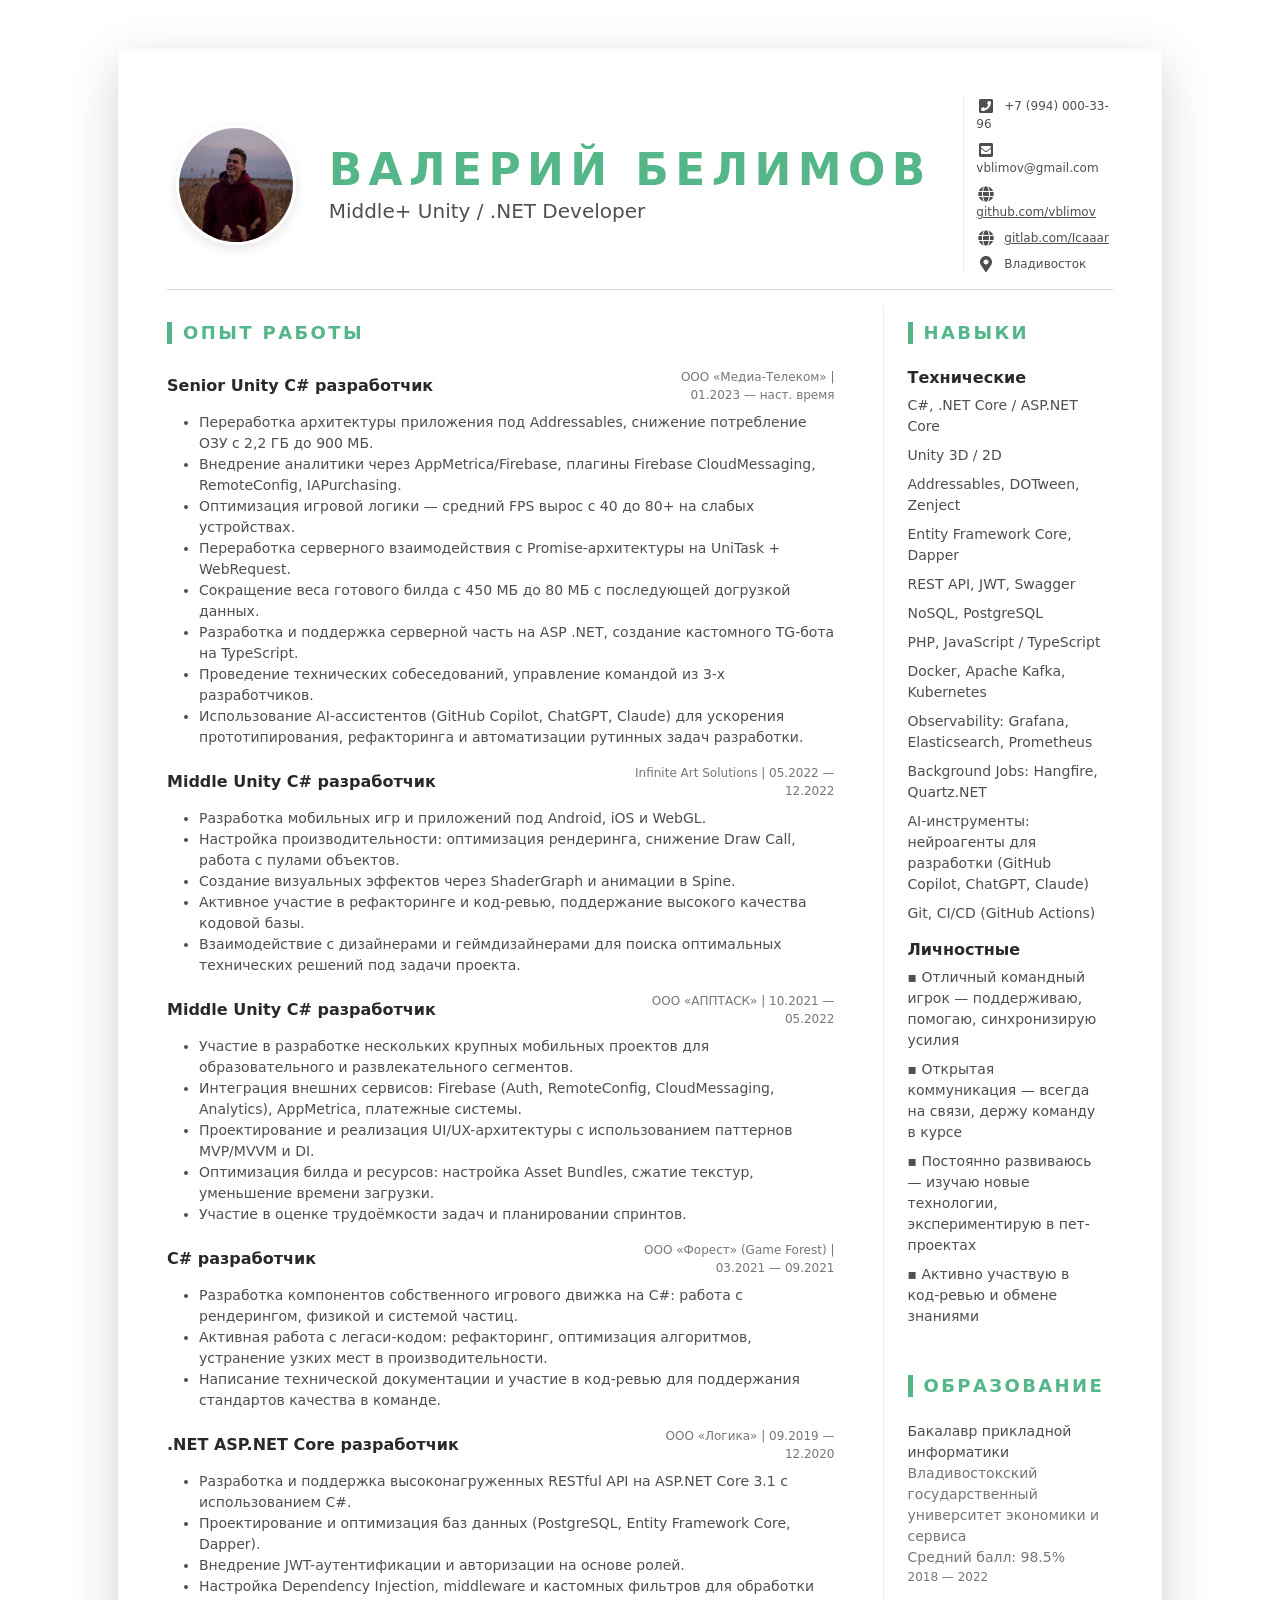
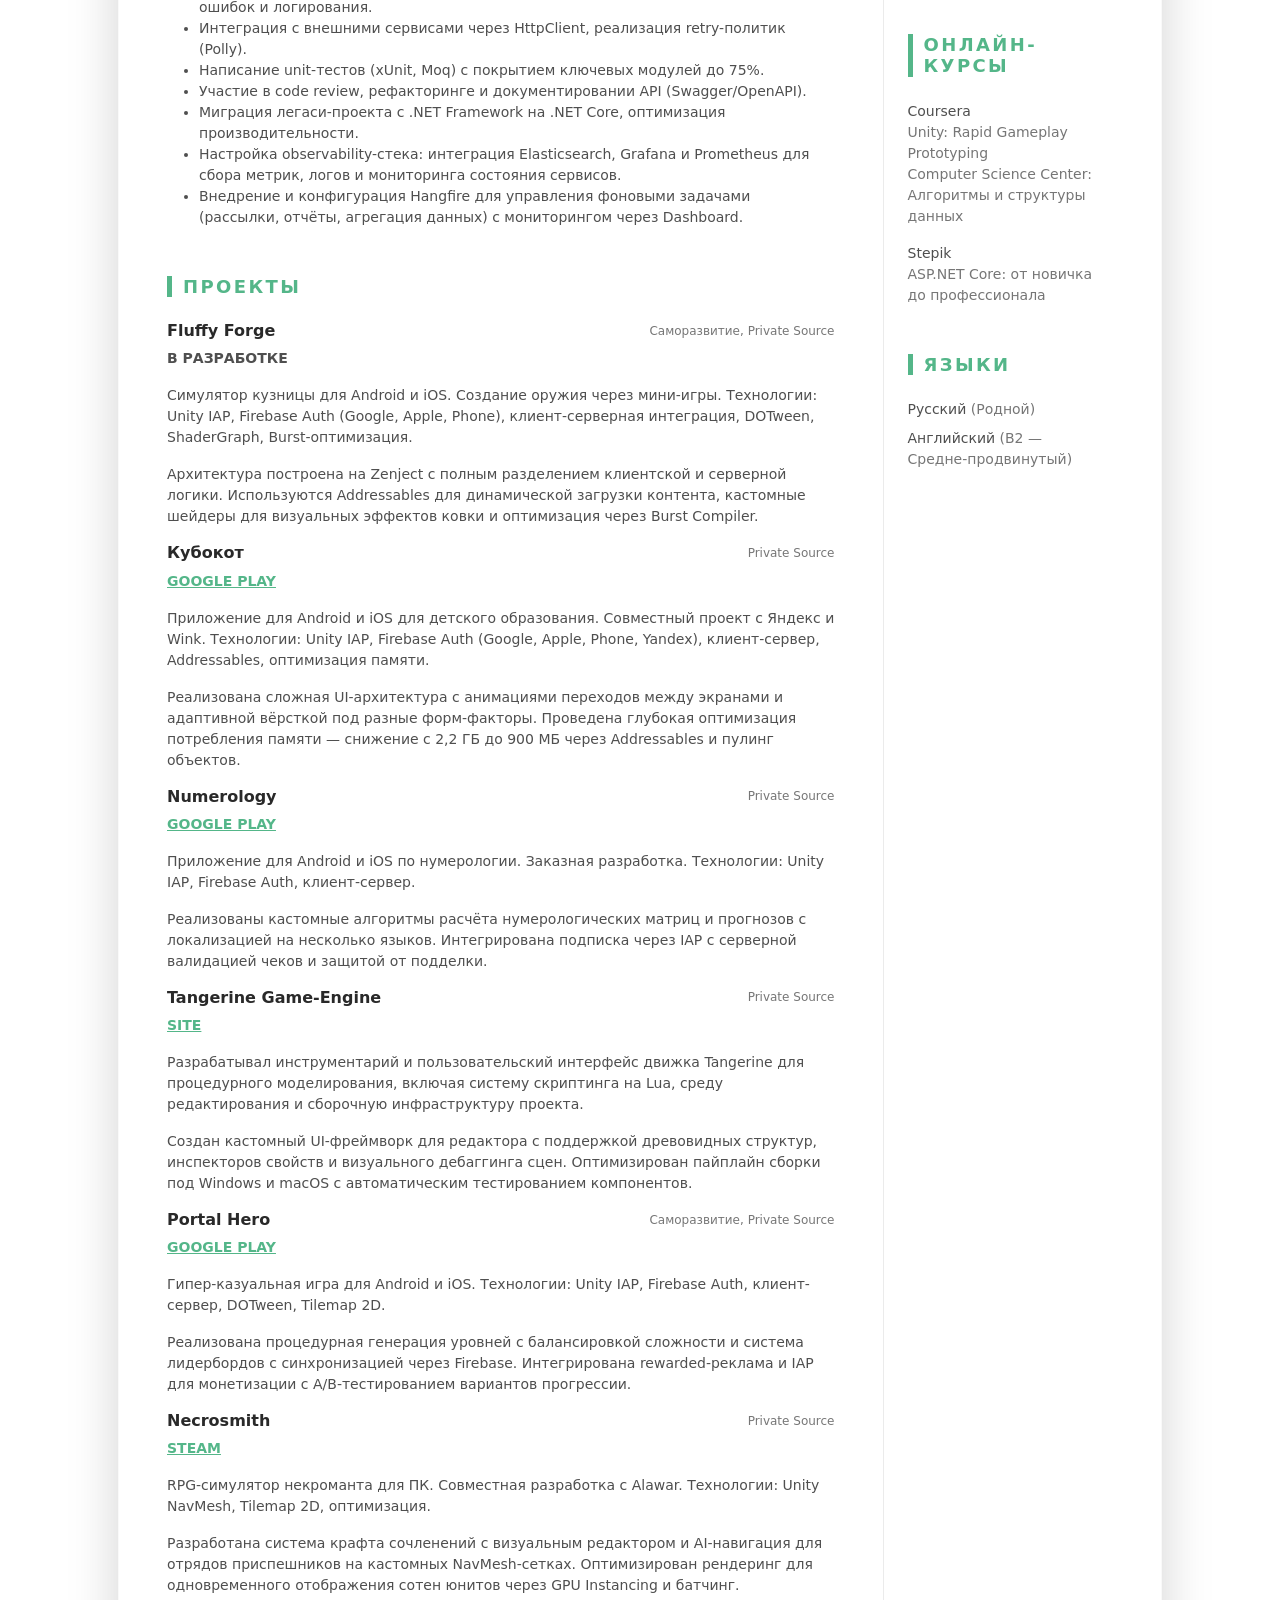
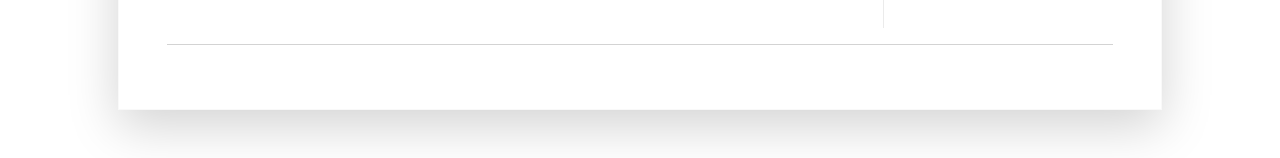
<file: index.html>
<!DOCTYPE html>
<html lang="ru">
<head>
    <title>Валерий Белимов — Резюме</title>

    <!-- Meta -->
    <meta charset="utf-8">
    <meta http-equiv="X-UA-Compatible" content="IE=edge">
    <meta name="viewport" content="width=device-width, initial-scale=1.0">
    <meta name="description" content="Резюме Валерия Белимова, Middle+ Unity C# / .NET Developer">
    <meta name="author" content="Valery Belimov">

    <!-- Google Fonts -->
    <link href="https://fonts.googleapis.com/css?family=Roboto:300,400,500,700,900" rel="stylesheet">

    <!-- FontAwesome JS-->
    <script defer src="assets/fontawesome/js/all.min.js"></script>

    <!-- Theme CSS -->
    <link id="theme-style" rel="stylesheet" href="assets/css/devresume.css">

</head>

<body>

<div class="main-wrapper">
    <div class="container px-3 px-lg-5">
        <article class="resume-wrapper mx-auto theme-bg-light p-5 mb-5 my-5 shadow-lg">

            <div class="resume-header">
                <div class="row align-items-center">
                    <!-- ФОТОГРАФИЯ (новый блок) -->
                    <div class="col-12 col-md-3 col-lg-2 text-center mb-3 mb-md-0">
                        <img class="resume-profile-image mb-0 rounded-circle mx-auto"
                             src="./assets/images/123.jpg"
                             alt="Фото Валерия Белимова"
                             style="width: 120px; height: 120px; object-fit: cover; border: 3px solid #fff; box-shadow: 0 4px 12px rgba(0,0,0,0.1);">
                    </div>
                    <div class="resume-title col-12 col-md-6 col-lg-7 col-xl-8">
                        <h2 class="resume-name mb-0 text-uppercase">Валерий Белимов</h2>
                        <div class="resume-tagline mb-3 mb-md-0">Middle+ Unity / .NET Developer</div>
                    </div><!--//resume-title-->
                    <div class="resume-contact col-12 col-md-3 col-lg-3 col-xl-2">
                        <ul class="list-unstyled mb-0">
                            <li class="mb-2"><i class="fas fa-phone-square fa-fw fa-lg me-2"></i>+7 (994) 000-33-96</li>
                            <li class="mb-2"><i class="fas fa-envelope-square fa-fw fa-lg me-2"></i>vblimov@gmail.com
                            </li>
                            <li class="mb-2"><i class="fas fa-globe fa-fw fa-lg me-2"></i><a class="resume-link"
                                                                                             href="https://github.com/vblimov">github.com/vblimov</a>
                            </li>
                            <li class="mb-2"><i class="fas fa-globe fa-fw fa-lg me-2"></i><a class="resume-link"
                                                                                             href="https://github.com/vblimov">gitlab.com/Icaaar</a>
                            </li>
                            <li class="mb-0"><i class="fas fa-map-marker-alt fa-fw fa-lg me-2"></i>Владивосток</li>
                        </ul>
                    </div><!--//resume-contact-->
                </div><!--//row-->
            </div><!--//resume-header-->
            <hr>

            <div class="resume-body">
                <div class="row">
                    <div class="resume-main col-12 col-lg-8 col-xl-9 pe-0 pe-lg-5">

                        <!-- ==================== ОПЫТ РАБОТЫ ==================== -->
                        <section class="work-section py-3">
                            <h3 class="text-uppercase resume-section-heading mb-4">Опыт работы</h3>

                            <!-- МЕДИА-ТЕЛЕКОМ (Unity) -->
                            <div class="item mb-3">
                                <div class="item-heading row align-items-center mb-2">
                                    <h4 class="item-title col-12 col-md-6 col-lg-8 mb-2 mb-md-0">Senior Unity C#
                                        разработчик</h4>
                                    <div class="item-meta col-12 col-md-6 col-lg-4 text-muted text-start text-md-end">
                                        ООО «Медиа-Телеком» | 01.2023 — наст. время
                                    </div>
                                </div>
                                <div class="item-content">
                                    <ul class="resume-list">
                                        <li>Переработка архитектуры приложения под Addressables, снижение потребление
                                            ОЗУ
                                            с 2,2 ГБ до 900 МБ.
                                        </li>
                                        <li>Внедрение аналитики через AppMetrica/Firebase, плагины Firebase
                                            CloudMessaging, RemoteConfig, IAPurchasing.
                                        </li>
                                        <li>Оптимизация игровой логики — средний FPS вырос с 40 до 80+ на слабых
                                            устройствах.
                                        </li>
                                        <li>Переработка серверного взаимодействия с Promise-архитектуры на UniTask +
                                            WebRequest.
                                        </li>
                                        <li>Сокращение веса готового билда с 450 МБ до 80 МБ с последующей догрузкой
                                            данных.
                                        </li>
                                        <li>Разработка и поддержка серверной часть на ASP .NET, создание кастомного
                                            TG-бота
                                            на TypeScript.
                                        </li>
                                        <li>Проведение технических собеседований, управление командой из 3-х
                                            разработчиков.
                                        </li>
                                        <li>Использование AI-ассистентов (GitHub Copilot, ChatGPT, Claude) для ускорения
                                            прототипирования, рефакторинга и автоматизации рутинных задач разработки.
                                        </li>
                                    </ul>
                                </div>
                            </div>

                            <!-- INFINITE ART SOLUTIONS -->
                            <div class="item mb-3">
                                <div class="item-heading row align-items-center mb-2">
                                    <h4 class="item-title col-12 col-md-6 col-lg-8 mb-2 mb-md-0">Middle Unity C#
                                        разработчик</h4>
                                    <div class="item-meta col-12 col-md-6 col-lg-4 text-muted text-start text-md-end">
                                        Infinite Art Solutions | 05.2022 — 12.2022
                                    </div>
                                </div>
                                <div class="item-content">
                                    <ul class="resume-list">
                                        <li>Разработка мобильных игр и приложений под Android, iOS и WebGL.
                                        </li>
                                        <li>Настройка производительности: оптимизация рендеринга, снижение Draw Call,
                                            работа с пулами объектов.
                                        </li>
                                        <li>Создание визуальных эффектов через ShaderGraph и анимации в Spine.</li>
                                        <li>Активное участие в рефакторинге и код-ревью, поддержание высокого качества
                                            кодовой базы.
                                        </li>
                                        <li>Взаимодействие с дизайнерами и геймдизайнерами для поиска оптимальных
                                            технических решений под задачи проекта.
                                        </li>
                                    </ul>
                                </div>
                            </div>

                            <!-- Appfox -->
                            <div class="item mb-3">
                                <div class="item-heading row align-items-center mb-2">
                                    <h4 class="item-title col-12 col-md-6 col-lg-8 mb-2 mb-md-0">Middle Unity C#
                                        разработчик</h4>
                                    <div class="item-meta col-12 col-md-6 col-lg-4 text-muted text-start text-md-end">
                                        ООО «АППТАСК» | 10.2021 — 05.2022
                                    </div>
                                </div>
                                <div class="item-content">
                                    <ul class="resume-list">
                                        <li>Участие в разработке нескольких крупных мобильных проектов для
                                            образовательного и развлекательного сегментов.
                                        </li>
                                        <li>Интеграция внешних сервисов: Firebase (Auth, RemoteConfig, CloudMessaging,
                                            Analytics), AppMetrica, платежные системы.
                                        </li>
                                        <li>Проектирование и реализация UI/UX-архитектуры с использованием паттернов
                                            MVP/MVVM и DI.
                                        </li>
                                        <li>Оптимизация билда и ресурсов: настройка Asset Bundles, сжатие текстур,
                                            уменьшение времени загрузки.
                                        </li>
                                        <li>Участие в оценке трудоёмкости задач и планировании спринтов.
                                        </li>
                                    </ul>
                                </div>
                            </div>

                            <!-- Game Forest -->
                            <div class="item mb-3">
                                <div class="item-heading row align-items-center mb-2">
                                    <h4 class="item-title col-12 col-md-6 col-lg-8 mb-2 mb-md-0">C# разработчик</h4>
                                    <div class="item-meta col-12 col-md-6 col-lg-4 text-muted text-start text-md-end">
                                        ООО «Форест» (Game Forest) | 03.2021 — 09.2021
                                    </div>
                                </div>
                                <div class="item-content">
                                    <ul class="resume-list">
                                        <li>Разработка компонентов собственного игрового движка на C#: работа с
                                            рендерингом, физикой и системой частиц.
                                        </li>
                                        </li>
                                        <li>Активная работа с легаси-кодом: рефакторинг, оптимизация алгоритмов,
                                            устранение узких мест в производительности.
                                        </li>
                                        <li>Написание технической документации и участие в код-ревью для поддержания
                                            стандартов качества в команде.
                                        </li>
                                    </ul>
                                </div>
                            </div>

                            <!-- НОВОЕ: .NET ASP.NET Core разработчик (Junior+/Middle) -->
                            <div class="item mb-3">
                                <div class="item-heading row align-items-center mb-2">
                                    <h4 class="item-title col-12 col-md-6 col-lg-8 mb-2 mb-md-0">.NET ASP.NET Core
                                        разработчик</h4>
                                    <div class="item-meta col-12 col-md-6 col-lg-4 text-muted text-start text-md-end">
                                        ООО «Логика» | 09.2019 — 12.2020
                                    </div>
                                </div>
                                <div class="item-content">
                                    <ul class="resume-list">
                                        <li>Разработка и поддержка высоконагруженных RESTful API на ASP.NET Core 3.1 с
                                            использованием C#.
                                        </li>
                                        <li>Проектирование и оптимизация баз данных (PostgreSQL, Entity Framework
                                            Core, Dapper).
                                        </li>
                                        <li>Внедрение JWT-аутентификации и авторизации на основе ролей.</li>
                                        <li>Настройка Dependency Injection, middleware и кастомных фильтров для
                                            обработки ошибок и логирования.
                                        </li>
                                        <li>Интеграция с внешними сервисами через HttpClient, реализация retry-политик
                                            (Polly).
                                        </li>
                                        <li>Написание unit-тестов (xUnit, Moq) с покрытием ключевых модулей до 75%.</li>
                                        <li>Участие в code review, рефакторинге и документировании API
                                            (Swagger/OpenAPI).
                                        </li>
                                        <li>Миграция легаси-проекта с .NET Framework на .NET Core, оптимизация
                                            производительности.
                                        </li>
                                        <li>Настройка observability-стека: интеграция Elasticsearch, Grafana и
                                            Prometheus
                                            для сбора метрик, логов и мониторинга состояния сервисов.
                                        </li>
                                        <li>Внедрение и конфигурация Hangfire для управления фоновыми задачами
                                            (рассылки, отчёты, агрегация данных) с мониторингом через Dashboard.
                                        </li>
                                    </ul>
                                </div>
                            </div>

                        </section><!--//work-section-->


                        <!-- ==================== ПРОЕКТЫ ==================== -->
                        <section class="project-section py-3">
                            <h3 class="text-uppercase resume-section-heading mb-4">Проекты</h3>

                            <div class="item mb-3">
                                <div class="item-heading row align-items-center mb-2">
                                    <h4 class="item-title col-12 col-md-6 col-lg-8 mb-2 mb-md-0">Fluffy Forge</h4>
                                    <div class="item-meta col-12 col-md-6 col-lg-4 text-muted text-start text-md-end">
                                        Саморазвитие, Private Source
                                    </div>
                                </div>
                                <div class="item-content">
                                    <p><b>В РАЗРАБОТКЕ</b></p>
                                    <p>Симулятор кузницы для Android и iOS. Создание оружия через мини-игры. Технологии:
                                        Unity IAP, Firebase Auth (Google, Apple, Phone), клиент-серверная интеграция,
                                        DOTween, ShaderGraph, Burst-оптимизация.</p>
                                    <p>Архитектура построена на Zenject с полным разделением клиентской и серверной логики.
                                        Используются Addressables для динамической загрузки контента, кастомные шейдеры
                                        для визуальных эффектов ковки и оптимизация через Burst Compiler.</p>
                                </div>
                            </div>

                            <div class="item mb-3">
                                <div class="item-heading row align-items-center mb-2">
                                    <h4 class="item-title col-12 col-md-6 col-lg-8 mb-2 mb-md-0">Кубокот</h4>
                                    <div class="item-meta col-12 col-md-6 col-lg-4 text-muted text-start text-md-end">
                                        Private Source
                                    </div>
                                </div>
                                <div class="item-content">
                                    <p><b><a
                                            href="https://play.google.com/store/apps/details?id=com.mediatelekom.android.kids.kubocat">GOOGLE
                                        PLAY</a></b></p>
                                    <p>Приложение для Android и iOS для детского образования. Совместный проект с Яндекс
                                        и Wink. Технологии: Unity IAP, Firebase Auth (Google, Apple, Phone, Yandex),
                                        клиент-сервер, Addressables, оптимизация памяти.</p>
                                    <p>Реализована сложная UI-архитектура с анимациями переходов между экранами и
                                        адаптивной вёрсткой под разные форм-факторы. Проведена глубокая оптимизация
                                        потребления памяти — снижение с 2,2 ГБ до 900 МБ через Addressables и пулинг объектов.</p>
                                </div>
                            </div>

                            <div class="item mb-3">
                                <div class="item-heading row align-items-center mb-2">
                                    <h4 class="item-title col-12 col-md-6 col-lg-8 mb-2 mb-md-0">Numerology</h4>
                                    <div class="item-meta col-12 col-md-6 col-lg-4 text-muted text-start text-md-end">
                                        Private Source
                                    </div>
                                </div>
                                <div class="item-content">
                                    <p><b><a href="https://play.google.com/store/apps/details?id=com.Appfox.Numerology">GOOGLE
                                        PLAY</a></b></p>
                                    <p>Приложение для Android и iOS по нумерологии. Заказная разработка. Технологии:
                                        Unity IAP, Firebase Auth, клиент-сервер.</p>
                                    <p>Реализованы кастомные алгоритмы расчёта нумерологических матриц и прогнозов
                                        с локализацией на несколько языков. Интегрирована подписка через IAP
                                        с серверной валидацией чеков и защитой от подделки.</p>
                                </div>
                            </div>

                            <div class="item mb-3">
                                <div class="item-heading row align-items-center mb-2">
                                    <h4 class="item-title col-12 col-md-6 col-lg-8 mb-2 mb-md-0">Tangerine
                                        Game-Engine</h4>
                                    <div class="item-meta col-12 col-md-6 col-lg-4 text-muted text-start text-md-end">
                                        Private Source
                                    </div>
                                </div>
                                <div class="item-content">
                                    <p><b><a
                                            href="https://www.citrus-software.com/tangerine">SITE</a></b></p>
                                    <p>Разрабатывал инструментарий и пользовательский интерфейс движка Tangerine для
                                        процедурного моделирования, включая систему скриптинга на Lua, среду
                                        редактирования и сборочную инфраструктуру проекта.</p>
                                    <p>Создан кастомный UI-фреймворк для редактора с поддержкой древовидных структур,
                                        инспекторов свойств и визуального дебаггинга сцен. Оптимизирован пайплайн сборки
                                        под Windows и macOS с автоматическим тестированием компонентов.</p>
                                </div>
                            </div>

                            <div class="item mb-3">
                                <div class="item-heading row align-items-center mb-2">
                                    <h4 class="item-title col-12 col-md-6 col-lg-8 mb-2 mb-md-0">Portal Hero</h4>
                                    <div class="item-meta col-12 col-md-6 col-lg-4 text-muted text-start text-md-end">
                                        Саморазвитие, Private Source
                                    </div>
                                </div>
                                <div class="item-content">
                                    <p><b><a
                                            href="https://play.google.com/store/apps/details?id=com.RedPixel.PortalHeroRobotadventuregame">GOOGLE
                                        PLAY</a></b></p>
                                    <p>Гипер-казуальная игра для Android и iOS. Технологии: Unity IAP, Firebase Auth,
                                        клиент-сервер, DOTween, Tilemap 2D.</p>
                                    <p>Реализована процедурная генерация уровней с балансировкой сложности и система
                                        лидербордов с синхронизацией через Firebase. Интегрирована rewarded-реклама
                                        и IAP для монетизации с A/B-тестированием вариантов прогрессии.</p>
                                </div>
                            </div>

                            <div class="item mb-3">
                                <div class="item-heading row align-items-center mb-2">
                                    <h4 class="item-title col-12 col-md-6 col-lg-8 mb-2 mb-md-0">Necrosmith</h4>
                                    <div class="item-meta col-12 col-md-6 col-lg-4 text-muted text-start text-md-end">
                                        Private Source
                                    </div>
                                </div>
                                <div class="item-content">
                                    <p><b><a href="https://store.steampowered.com/app/1949190/Necrosmith/">STEAM</a></b>
                                    </p>
                                    <p>RPG-симулятор некроманта для ПК. Совместная разработка с Alawar. Технологии:
                                        Unity NavMesh, Tilemap 2D, оптимизация.</p>
                                    <p>Разработана система крафта сочленений с визуальным редактором и AI-навигация
                                        для отрядов приспешников на кастомных NavMesh-сетках. Оптимизирован рендеринг
                                        для одновременного отображения сотен юнитов через GPU Instancing и батчинг.</p>
                                </div>
                            </div>

                        </section><!--//project-section-->

                    </div><!--//resume-main-->


                    <!-- ==================== САЙДБАР ==================== -->
                    <aside class="resume-aside col-12 col-lg-4 col-xl-3 px-lg-4 pb-lg-4">

                        <!-- Навыки -->
                        <section class="skills-section py-3">
                            <h3 class="text-uppercase resume-section-heading mb-4">Навыки</h3>
                            <div class="item">
                                <h4 class="item-title">Технические</h4>
                                <ul class="list-unstyled resume-skills-list">
                                    <li class="mb-2">C#, .NET Core / ASP.NET Core</li>
                                    <li class="mb-2">Unity 3D / 2D</li>
                                    <li class="mb-2">Addressables, DOTween, Zenject</li>
                                    <li class="mb-2">Entity Framework Core, Dapper</li>
                                    <li class="mb-2">REST API, JWT, Swagger</li>
                                    <li class="mb-2">NoSQL, PostgreSQL</li>
                                    <li class="mb-2">PHP, JavaScript / TypeScript</li>
                                    <li class="mb-2">Docker, Apache Kafka, Kubernetes</li>
                                    <li class="mb-2">Observability: Grafana, Elasticsearch, Prometheus</li>
                                    <li class="mb-2">Background Jobs: Hangfire, Quartz.NET</li>
                                    <li class="mb-2">AI-инструменты: нейроагенты для разработки (GitHub Copilot, ChatGPT, Claude)</li>
                                    <li class="mb-2">Git, CI/CD (GitHub Actions)</li>
                                </ul>
                            </div>
                            <div class="item">
                                <h4 class="item-title">Личностные</h4>
                                <ul class="list-unstyled resume-skills-list">
                                    <li class="mb-2">▪️ Отличный командный игрок — поддерживаю, помогаю, синхронизирую
                                        усилия
                                    </li>
                                    <li class="mb-2">▪️ Открытая коммуникация — всегда на связи, держу команду в курсе
                                    </li>
                                    <li class="mb-2">▪️ Постоянно развиваюсь — изучаю новые технологии, экспериментирую
                                        в
                                        пет-проектах
                                    </li>
                                    <li class="mb-2">▪️ Активно участвую в код-ревью и обмене знаниями</li>
                                </ul>
                            </div>
                        </section>

                        <!-- Образование -->
                        <section class="education-section py-3">
                            <h3 class="text-uppercase resume-section-heading mb-4">Образование</h3>
                            <ul class="list-unstyled resume-education-list">
                                <li class="mb-3">
                                    <div class="resume-degree font-weight-bold">Бакалавр прикладной информатики</div>
                                    <div class="resume-degree-org text-muted">Владивостокский государственный
                                        университет экономики и сервиса
                                    </div>
                                    <div class="resume-degree-org text-muted">Средний балл: 98.5%</div>
                                    <div class="resume-degree-time text-muted">2018 — 2022</div>
                                </li>
                            </ul>
                        </section>

                        <!-- Онлайн-курсы -->
                        <section class="education-section py-3">
                            <h3 class="text-uppercase resume-section-heading mb-4">Онлайн-курсы</h3>
                            <ul class="list-unstyled resume-education-list">
                                <li class="mb-3">
                                    <div class="resume-degree font-weight-bold">Coursera</div>
                                    <div class="resume-degree-org text-muted">Unity: Rapid Gameplay Prototyping</div>
                                    <div class="resume-degree-org text-muted">Computer Science Center: Алгоритмы и
                                        структуры данных
                                    </div>
                                </li>
                                <li>
                                    <div class="resume-degree font-weight-bold">Stepik</div>
                                    <div class="resume-degree-org text-muted">ASP.NET Core: от новичка до
                                        профессионала
                                    </div>
                                </li>
                            </ul>
                        </section>

                        <!-- Языки -->
                        <section class="skills-section py-3">
                            <h3 class="text-uppercase resume-section-heading mb-4">Языки</h3>
                            <ul class="list-unstyled resume-lang-list">
                                <li class="mb-2">Русский <span class="text-muted">(Родной)</span></li>
                                <li class="mb-2">Английский <span class="text-muted">(B2 — Средне-продвинутый)</span>
                                </li>
                            </ul>
                        </section>

                        <!-- Блок "Интересы" УДАЛЁН -->
                        <!-- Блок "Дополнительно" УДАЛЁН -->

                    </aside><!--//resume-aside-->

                </div><!--//row-->
            </div><!--//resume-body-->
            <hr>

        </article>
    </div><!--//container-->
</div><!--//main-wrapper-->

</body>
</html>
</file>
